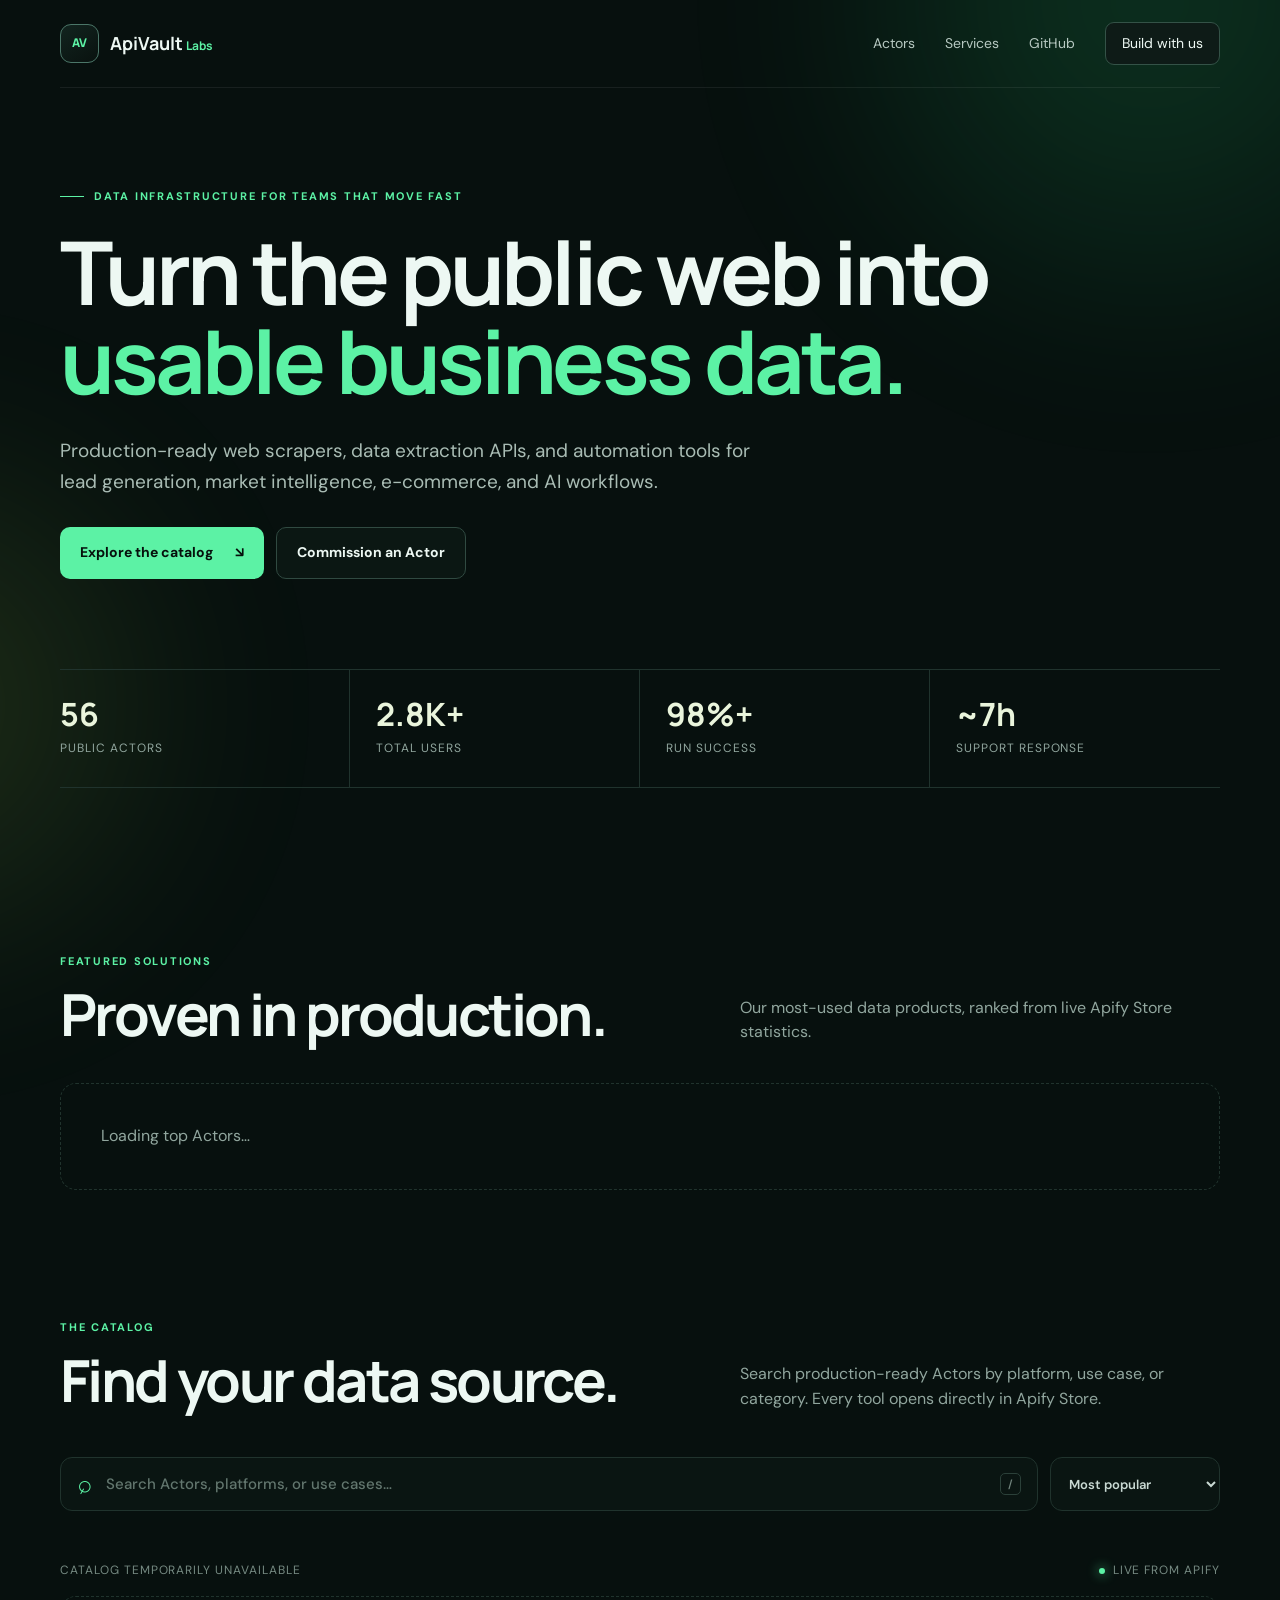
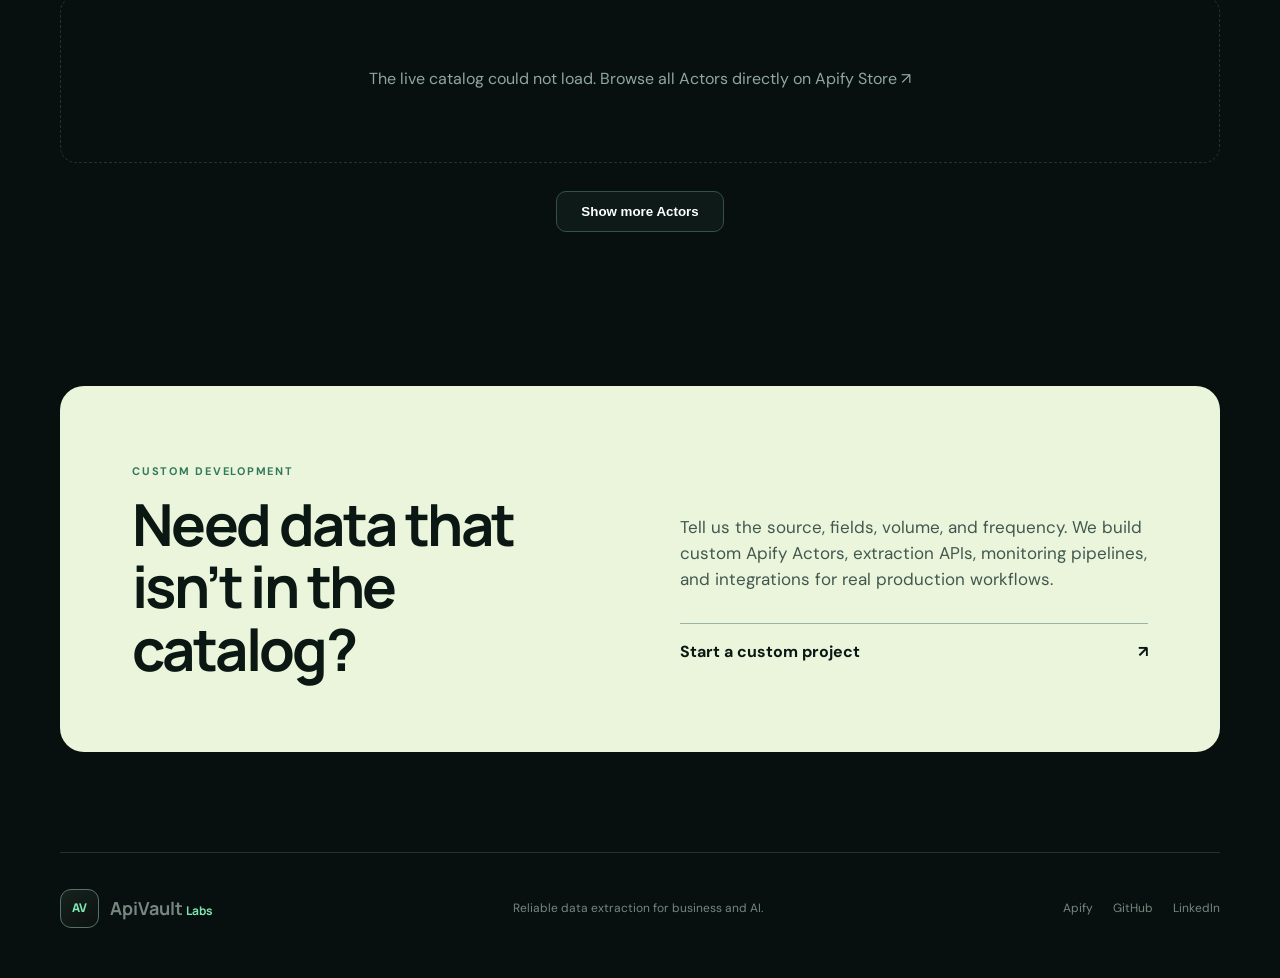
<file: index.html>
<!doctype html>
<html lang="en">
<head>
  <meta charset="utf-8">
  <meta name="viewport" content="width=device-width, initial-scale=1">
  <title>ApiVault Labs — Web Scrapers & Data APIs</title>
  <meta name="description" content="Explore 50+ production-ready Apify Actors for lead generation, e-commerce, jobs, reviews, social media, real estate, and AI automation.">
  <meta name="theme-color" content="#07100e">
  <meta property="og:title" content="ApiVault Labs — Web Scrapers & Data APIs">
  <meta property="og:description" content="Production-ready Apify Actors, data extraction APIs, and custom automation solutions.">
  <meta property="og:type" content="website">
  <meta property="og:url" content="https://apivault-labs.github.io/">
  <link rel="canonical" href="https://apivault-labs.github.io/">
  <link rel="preconnect" href="https://api.apify.com">
  <link rel="stylesheet" href="styles.css">
</head>
<body>
  <div class="ambient ambient-one"></div>
  <div class="ambient ambient-two"></div>

  <header class="nav shell">
    <a class="brand" href="#top" aria-label="ApiVault Labs home">
      <span class="brand-mark">AV</span>
      <span><strong>ApiVault</strong><small>Labs</small></span>
    </a>
    <nav aria-label="Primary navigation">
      <a href="#catalog">Actors</a>
      <a href="#services">Services</a>
      <a href="https://github.com/apivault-labs" target="_blank" rel="noreferrer">GitHub</a>
      <a class="nav-cta" href="custom/">Build with us</a>
    </nav>
  </header>

  <main id="top">
    <section class="hero shell">
      <div class="eyebrow"><span></span> Data infrastructure for teams that move fast</div>
      <h1>Turn the public web into<br><em>usable business data.</em></h1>
      <p class="hero-copy">Production-ready web scrapers, data extraction APIs, and automation tools for lead generation, market intelligence, e-commerce, and AI workflows.</p>
      <div class="hero-actions">
        <a class="button button-primary" href="#catalog">Explore the catalog <span>↘</span></a>
        <a class="button button-secondary" href="custom/">Commission an Actor</a>
      </div>
      <div class="metrics" aria-label="ApiVault Labs statistics">
        <div><strong id="actorCount">56</strong><span>public Actors</span></div>
        <div><strong id="userCount">2.8K+</strong><span>total users</span></div>
        <div><strong id="successRate">98%+</strong><span>run success</span></div>
        <div><strong>~7h</strong><span>support response</span></div>
      </div>
    </section>

    <section class="featured shell" id="featured">
      <div class="section-heading">
        <div><span class="kicker">Featured solutions</span><h2>Proven in production.</h2></div>
        <p>Our most-used data products, ranked from live Apify Store statistics.</p>
      </div>
      <div class="featured-grid" id="featuredGrid"><div class="featured-loading">Loading top Actors…</div></div>
    </section>

    <section class="catalog shell" id="catalog">
      <div class="section-heading">
        <div>
          <span class="kicker">The catalog</span>
          <h2>Find your data source.</h2>
        </div>
        <p>Search production-ready Actors by platform, use case, or category. Every tool opens directly in Apify Store.</p>
      </div>

      <div class="toolbar">
        <label class="search">
          <span>⌕</span>
          <input id="searchInput" type="search" placeholder="Search Actors, platforms, or use cases…" autocomplete="off">
          <kbd>/</kbd>
        </label>
        <label class="sort-wrap">
          <span class="sr-only">Sort Actors</span>
          <select id="sortSelect">
            <option value="popular">Most popular</option>
            <option value="trending">Trending now</option>
            <option value="rating">Highest rated</option>
            <option value="name">A–Z</option>
          </select>
        </label>
      </div>

      <div class="filters" id="filters" aria-label="Filter by category"></div>
      <div class="catalog-status"><span id="resultCount">Loading catalog…</span><span class="live-dot">Live from Apify</span></div>
      <div class="grid" id="actorGrid" aria-live="polite"></div>
      <button class="load-more" id="loadMore" hidden>Show more Actors</button>
    </section>

    <section class="services shell" id="services">
      <div class="service-intro">
        <span class="kicker">Custom development</span>
        <h2>Need data that<br>isn’t in the catalog?</h2>
      </div>
      <div class="service-copy">
        <p>Tell us the source, fields, volume, and frequency. We build custom Apify Actors, extraction APIs, monitoring pipelines, and integrations for real production workflows.</p>
        <a href="custom/">Start a custom project <span>↗</span></a>
      </div>
    </section>
  </main>

  <footer class="footer shell">
    <div class="brand footer-brand"><span class="brand-mark">AV</span><span><strong>ApiVault</strong><small>Labs</small></span></div>
    <p>Reliable data extraction for business and AI.</p>
    <div>
      <a href="https://apify.com/apivault_labs" target="_blank" rel="noreferrer">Apify</a>
      <a href="https://github.com/apivault-labs" target="_blank" rel="noreferrer">GitHub</a>
      <a href="https://www.linkedin.com/in/apivault-labs-a2755742a" target="_blank" rel="noreferrer">LinkedIn</a>
    </div>
  </footer>

  <template id="cardTemplate">
    <article class="actor-card">
      <div class="card-top"><span class="card-icon"></span><span class="card-trend"></span></div>
      <div class="card-category"></div>
      <h3></h3>
      <p></p>
      <div class="card-stats"></div>
      <a class="card-link" target="_blank" rel="noreferrer">Open in Apify <span>↗</span></a>
    </article>
  </template>

  <script src="app.js" defer></script>
  <script type="application/ld+json">{"@context":"https://schema.org","@type":"Organization","name":"ApiVault Labs","url":"https://apivault-labs.github.io/","email":"apivault.labs@gmail.com","sameAs":["https://apify.com/apivault_labs","https://github.com/apivault-labs","https://www.linkedin.com/in/apivault-labs-a2755742a"]}</script>
</body>
</html>
</file>
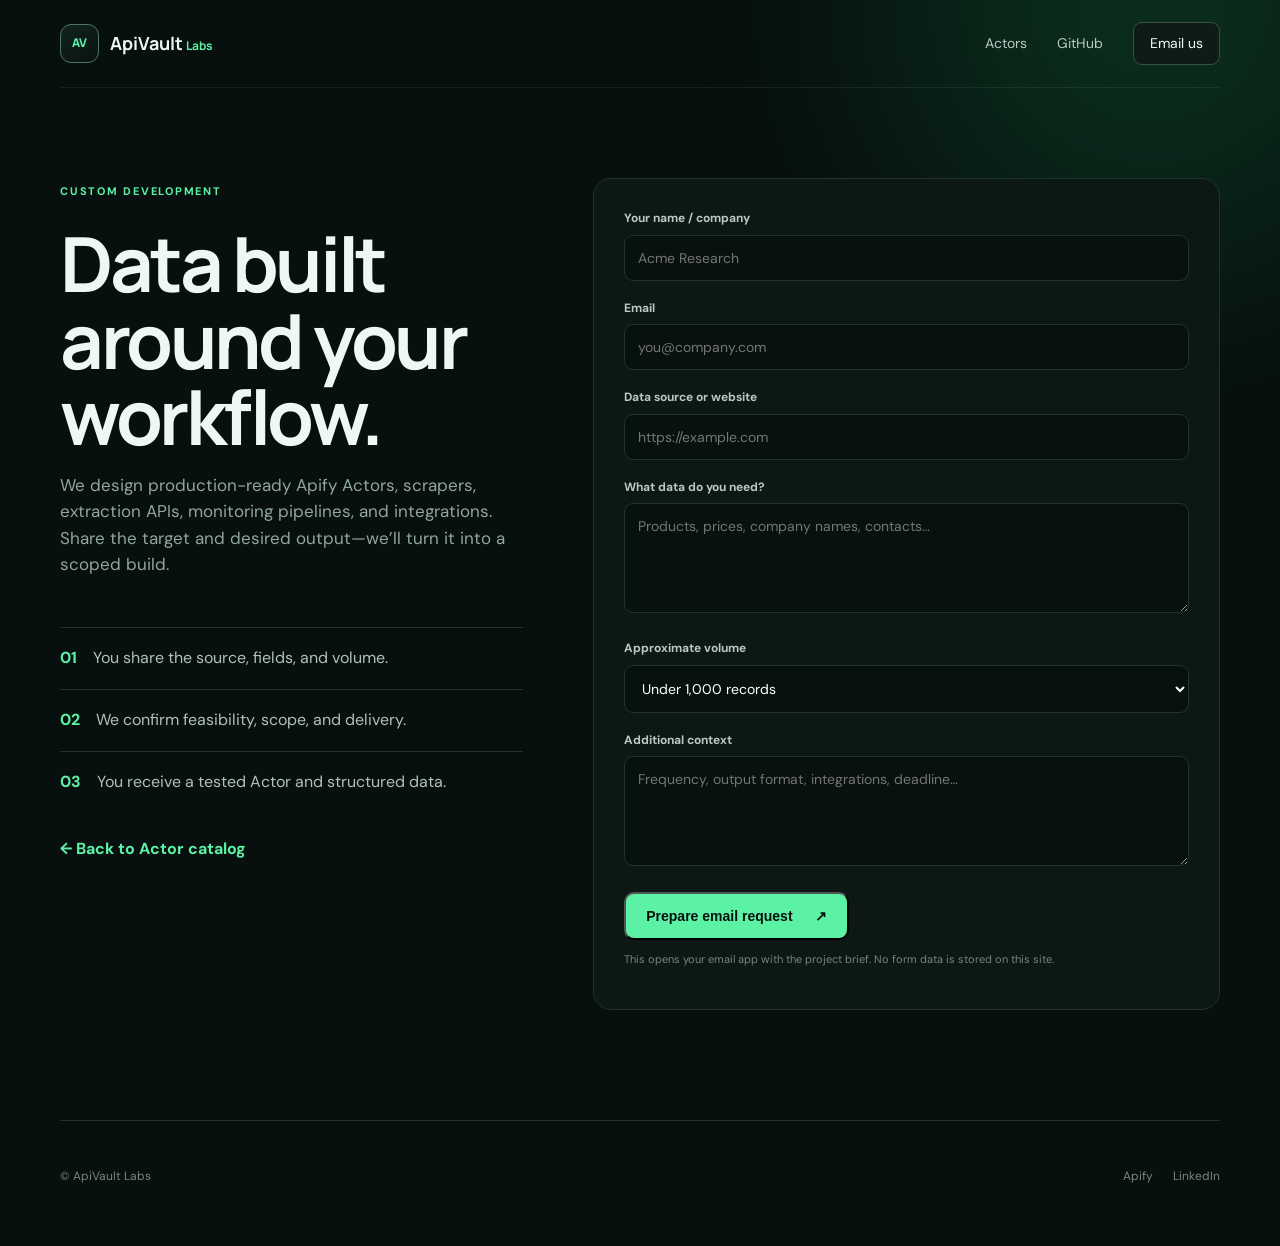
<file: custom/index.html>
<!doctype html>
<html lang="en"><head><meta charset="utf-8"><meta name="viewport" content="width=device-width,initial-scale=1"><title>Custom Web Scraper Development — ApiVault Labs</title><meta name="description" content="Commission a custom Apify Actor, web scraper, data extraction API, monitoring pipeline, or automation integration from ApiVault Labs."><link rel="canonical" href="https://apivault-labs.github.io/custom/"><link rel="stylesheet" href="../styles.css"><style>.brief{padding:90px 0 110px}.brief-grid{display:grid;grid-template-columns:.85fr 1.15fr;gap:70px;align-items:start}.brief h1{font-size:clamp(44px,6vw,76px)}.brief-copy{color:var(--muted);font-size:17px;max-width:540px}.steps{margin-top:50px}.step{display:flex;gap:16px;padding:18px 0;border-top:1px solid var(--line)}.step b{color:var(--green)}.step span{color:#afc1ba}.project-form{padding:30px;border:1px solid var(--line);border-radius:18px;background:var(--panel)}.field{display:block;margin-bottom:18px}.field span{display:block;color:#b8cac2;font-size:12px;font-weight:700;margin-bottom:7px}.field input,.field textarea,.field select{width:100%;border:1px solid var(--line);border-radius:9px;background:#07110e;color:white;padding:13px;font:14px DM Sans,sans-serif;outline:none}.field textarea{min-height:110px;resize:vertical}.field input:focus,.field textarea:focus,.field select:focus{border-color:var(--green)}.form-note{color:#71877e;font-size:11px}.back{display:inline-block;margin-top:24px;color:var(--green);font-weight:700}@media(max-width:800px){.brief-grid{grid-template-columns:1fr}.brief{padding-top:60px}}</style></head>
<body><div class="ambient ambient-one"></div><header class="nav shell"><a class="brand" href="../"><span class="brand-mark">AV</span><span><strong>ApiVault</strong><small>Labs</small></span></a><nav><a href="../#catalog">Actors</a><a href="https://github.com/apivault-labs">GitHub</a><a class="nav-cta" href="mailto:apivault.labs@gmail.com">Email us</a></nav></header><main class="brief shell"><div class="brief-grid"><section><span class="kicker">Custom development</span><h1>Data built around your workflow.</h1><p class="brief-copy">We design production-ready Apify Actors, scrapers, extraction APIs, monitoring pipelines, and integrations. Share the target and desired output—we’ll turn it into a scoped build.</p><div class="steps"><div class="step"><b>01</b><span>You share the source, fields, and volume.</span></div><div class="step"><b>02</b><span>We confirm feasibility, scope, and delivery.</span></div><div class="step"><b>03</b><span>You receive a tested Actor and structured data.</span></div></div><a class="back" href="../">← Back to Actor catalog</a></section><form class="project-form" id="briefForm"><label class="field"><span>Your name / company</span><input name="name" required placeholder="Acme Research"></label><label class="field"><span>Email</span><input name="email" type="email" required placeholder="you@company.com"></label><label class="field"><span>Data source or website</span><input name="source" required placeholder="https://example.com"></label><label class="field"><span>What data do you need?</span><textarea name="fields" required placeholder="Products, prices, company names, contacts…"></textarea></label><label class="field"><span>Approximate volume</span><select name="volume"><option>Under 1,000 records</option><option>1,000–10,000 records</option><option>10,000–100,000 records</option><option>100,000+ records</option></select></label><label class="field"><span>Additional context</span><textarea name="context" placeholder="Frequency, output format, integrations, deadline…"></textarea></label><button class="button button-primary" type="submit">Prepare email request <span>↗</span></button><p class="form-note">This opens your email app with the project brief. No form data is stored on this site.</p></form></div></main><footer class="footer shell"><p>© ApiVault Labs</p><div><a href="https://apify.com/apivault_labs">Apify</a><a href="https://www.linkedin.com/in/apivault-labs-a2755742a">LinkedIn</a></div></footer><script>document.querySelector('#briefForm').addEventListener('submit',e=>{e.preventDefault();const d=new FormData(e.target),body=`Name / company: ${d.get('name')}\nEmail: ${d.get('email')}\nSource: ${d.get('source')}\nVolume: ${d.get('volume')}\n\nRequired data:\n${d.get('fields')}\n\nContext:\n${d.get('context')}`;location.href=`mailto:apivault.labs@gmail.com?subject=${encodeURIComponent('Custom Actor request — '+d.get('source'))}&body=${encodeURIComponent(body)}`})</script></body></html>
</file>
<file: styles.css>
@import url('https://fonts.googleapis.com/css2?family=DM+Sans:wght@400;500;600;700&family=Manrope:wght@400;500;600;700;800&display=swap');

:root{--bg:#07100e;--panel:#0c1815;--panel2:#10201c;--line:#20332d;--text:#edf8f3;--muted:#91a69e;--green:#5cf2a5;--lime:#b9f46a;--cream:#eaf5dc;--shadow:0 28px 80px rgba(0,0,0,.3)}
*{box-sizing:border-box}html{scroll-behavior:smooth}body{margin:0;background:var(--bg);color:var(--text);font-family:"DM Sans",sans-serif;line-height:1.55;overflow-x:hidden}a{color:inherit;text-decoration:none}.shell{width:min(1160px,calc(100% - 40px));margin-inline:auto}.ambient{position:fixed;pointer-events:none;border-radius:999px;filter:blur(120px);opacity:.13;z-index:-1}.ambient-one{width:520px;height:520px;background:#2df58a;top:-260px;right:-130px}.ambient-two{width:420px;height:420px;background:#b5f65f;left:-300px;top:55vh}.nav{height:88px;display:flex;align-items:center;justify-content:space-between;border-bottom:1px solid rgba(255,255,255,.07)}.brand{display:inline-flex;align-items:center;gap:11px;font-family:Manrope,sans-serif}.brand-mark{width:39px;height:39px;display:grid;place-items:center;border:1px solid #4b7668;border-radius:11px;color:var(--green);font-weight:800;font-size:12px;letter-spacing:-.04em;background:linear-gradient(145deg,#12241f,#09120f)}.brand>span:last-child{display:flex;align-items:baseline;gap:3px}.brand strong{font-size:18px}.brand small{color:var(--green);font-size:12px;font-weight:700}.nav nav{display:flex;align-items:center;gap:30px;color:#b7c9c2;font-size:14px}.nav nav a:hover{color:white}.nav-cta{padding:10px 16px;border:1px solid #345247;border-radius:9px;color:var(--text)!important;background:#0e1b17}.hero{padding:100px 0 74px}.eyebrow,.kicker{text-transform:uppercase;letter-spacing:.16em;font-size:11px;font-weight:700;color:var(--green)}.eyebrow{display:flex;align-items:center;gap:10px}.eyebrow span{width:24px;height:1px;background:var(--green)}h1,h2,h3{font-family:Manrope,sans-serif;margin:0;letter-spacing:-.045em}h1{font-size:clamp(46px,7vw,88px);line-height:1.01;max-width:1000px;margin-top:22px;font-weight:700}h1 em{font-style:normal;color:var(--green)}.hero-copy{font-size:19px;line-height:1.65;color:#a9bcb4;max-width:690px;margin:30px 0}.hero-actions{display:flex;gap:12px;flex-wrap:wrap}.button{padding:14px 20px;border-radius:10px;font-weight:700;font-size:14px;display:inline-flex;align-items:center;gap:22px}.button-primary{background:var(--green);color:#06100c}.button-secondary{border:1px solid #304a41;background:#0b1713}.metrics{display:grid;grid-template-columns:repeat(4,1fr);margin-top:90px;border-top:1px solid var(--line);border-bottom:1px solid var(--line)}.metrics div{padding:28px 26px 29px;border-right:1px solid var(--line)}.metrics div:first-child{padding-left:0}.metrics div:last-child{border:0}.metrics strong{display:block;font:700 32px/1 Manrope,sans-serif;color:var(--cream)}.metrics span{display:block;color:var(--muted);font-size:12px;margin-top:9px;text-transform:uppercase;letter-spacing:.08em}.catalog{padding:104px 0}.section-heading{display:flex;justify-content:space-between;align-items:end;gap:40px}.section-heading h2,.services h2{font-size:clamp(34px,5vw,58px);line-height:1.08;margin-top:10px}.section-heading p{max-width:480px;color:var(--muted);margin:0}.toolbar{display:flex;gap:12px;margin:46px 0 18px}.search{flex:1;display:flex;align-items:center;gap:12px;border:1px solid var(--line);background:#0a1512;border-radius:12px;padding:0 16px;height:54px}.search span{font-size:25px;color:var(--green);transform:rotate(-15deg)}.search input{flex:1;background:none;border:0;outline:0;color:white;font:500 15px DM Sans,sans-serif;min-width:0}.search input::placeholder{color:#62766e}.search kbd{font:600 11px DM Sans,sans-serif;color:#71847d;border:1px solid #2b4039;padding:3px 7px;border-radius:5px}.sort-wrap select{height:54px;min-width:170px;color:#c9d9d3;background:#0a1512;border:1px solid var(--line);border-radius:12px;padding:0 14px;font:600 13px DM Sans,sans-serif;outline:0}.filters{display:flex;gap:8px;flex-wrap:wrap}.filter{border:1px solid var(--line);background:transparent;color:#91a69e;border-radius:999px;padding:8px 13px;font:600 12px DM Sans,sans-serif;cursor:pointer}.filter:hover,.filter.active{background:var(--green);border-color:var(--green);color:#06100c}.catalog-status{display:flex;justify-content:space-between;margin:32px 0 16px;color:#768a82;font-size:12px;text-transform:uppercase;letter-spacing:.08em}.live-dot:before{content:"";display:inline-block;width:6px;height:6px;border-radius:50%;background:var(--green);box-shadow:0 0 12px var(--green);margin-right:8px}.grid{display:grid;grid-template-columns:repeat(3,1fr);gap:14px}.actor-card{position:relative;display:flex;flex-direction:column;min-height:345px;padding:24px;border:1px solid var(--line);border-radius:16px;background:linear-gradient(145deg,rgba(16,32,28,.9),rgba(9,20,17,.95));transition:.25s ease;overflow:hidden}.actor-card:after{content:"";position:absolute;width:130px;height:130px;border-radius:50%;background:var(--green);filter:blur(80px);opacity:0;right:-40px;top:-40px;transition:.3s}.actor-card:hover{transform:translateY(-5px);border-color:#3a6556;box-shadow:var(--shadow)}.actor-card:hover:after{opacity:.12}.card-top{display:flex;justify-content:space-between}.card-icon{width:42px;height:42px;border-radius:12px;display:grid;place-items:center;background:#152a23;font-size:20px}.card-trend{font-size:11px;color:var(--green);font-weight:700}.card-category{color:var(--green);font-size:10px;font-weight:700;letter-spacing:.13em;text-transform:uppercase;margin-top:24px}.actor-card h3{font-size:19px;line-height:1.25;margin:7px 0 11px;letter-spacing:-.025em}.actor-card>p{font-size:13px;color:#8ea39a;margin:0;display:-webkit-box;-webkit-line-clamp:3;-webkit-box-orient:vertical;overflow:hidden}.card-stats{display:flex;gap:16px;margin-top:auto;padding-top:24px;color:#8ca198;font-size:11px}.card-stats strong{color:#dceae4}.card-link{display:flex;justify-content:space-between;align-items:center;border-top:1px solid var(--line);padding-top:15px;margin-top:16px;color:#c7d8d1;font-size:12px;font-weight:700}.card-link span{color:var(--green)}.load-more{display:block;margin:28px auto 0;border:1px solid #345247;color:white;background:#0d1a17;border-radius:10px;padding:12px 24px;font-weight:700;cursor:pointer}.empty{grid-column:1/-1;text-align:center;color:var(--muted);padding:70px 20px;border:1px dashed var(--line);border-radius:16px}.services{margin-top:50px;margin-bottom:100px;padding:72px;display:grid;grid-template-columns:1fr 1fr;gap:80px;background:var(--cream);color:#0b1713;border-radius:24px}.services .kicker{color:#33795c}.service-copy{align-self:end}.service-copy p{font-size:17px;color:#42584f}.service-copy a{display:flex;justify-content:space-between;margin-top:30px;padding:16px 0;border-top:1px solid #9cb3a7;font-weight:700}.footer{padding:34px 0 48px;border-top:1px solid var(--line);display:flex;align-items:center;justify-content:space-between;color:#74877f;font-size:12px}.footer>div:last-child{display:flex;gap:20px}.footer a:hover{color:var(--green)}.footer-brand{filter:saturate(.7)}.sr-only{position:absolute;width:1px;height:1px;padding:0;margin:-1px;overflow:hidden;clip:rect(0,0,0,0);white-space:nowrap;border:0}
@media(max-width:900px){.grid{grid-template-columns:repeat(2,1fr)}.metrics{grid-template-columns:repeat(2,1fr)}.metrics div:nth-child(2){border-right:0}.metrics div:first-child{padding-left:26px}.section-heading{align-items:start;flex-direction:column}.services{grid-template-columns:1fr;gap:30px;padding:46px}.nav nav>a:not(.nav-cta){display:none}}
@media(max-width:620px){.shell{width:min(100% - 28px,1160px)}.nav{height:72px}.hero{padding-top:70px}.hero-copy{font-size:16px}.metrics{margin-top:60px}.metrics strong{font-size:25px}.metrics div{padding:22px 14px!important}.toolbar{flex-direction:column}.sort-wrap select{width:100%}.grid{grid-template-columns:1fr}.actor-card{min-height:315px}.catalog{padding:76px 0}.services{padding:34px 24px;margin-bottom:70px}.footer{align-items:flex-start;gap:24px;flex-direction:column}.footer>p{display:none}}

.featured{padding:86px 0 20px}.featured-grid{display:grid;grid-template-columns:1.25fr 1fr 1fr;gap:14px;margin-top:38px}.featured-card{min-height:290px;padding:28px;border-radius:18px;border:1px solid var(--line);background:linear-gradient(145deg,#132a23,#091512);display:flex;flex-direction:column;position:relative;overflow:hidden}.featured-card:first-child{background:linear-gradient(145deg,#1b3a2f,#0b1915)}.featured-card:before{content:attr(data-rank);position:absolute;right:18px;top:-22px;color:rgba(92,242,165,.08);font:800 110px Manrope,sans-serif}.featured-card .featured-label{color:var(--green);font-size:10px;text-transform:uppercase;letter-spacing:.14em;font-weight:700}.featured-card h3{font-size:22px;line-height:1.22;margin:18px 0 10px;max-width:90%}.featured-card p{font-size:13px;color:#92a69e;display:-webkit-box;-webkit-line-clamp:3;-webkit-box-orient:vertical;overflow:hidden}.featured-meta{display:flex;gap:18px;margin-top:auto;color:#879c93;font-size:11px}.featured-meta strong{color:white}.featured-card>a{margin-top:20px;color:var(--green);font-size:12px;font-weight:700}.featured-loading{grid-column:1/-1;color:var(--muted);padding:40px;border:1px dashed var(--line);border-radius:16px}
@media(max-width:900px){.featured-grid{grid-template-columns:1fr 1fr}.featured-card:first-child{grid-column:1/-1}}@media(max-width:620px){.featured-grid{grid-template-columns:1fr}.featured-card:first-child{grid-column:auto}}
</file>
